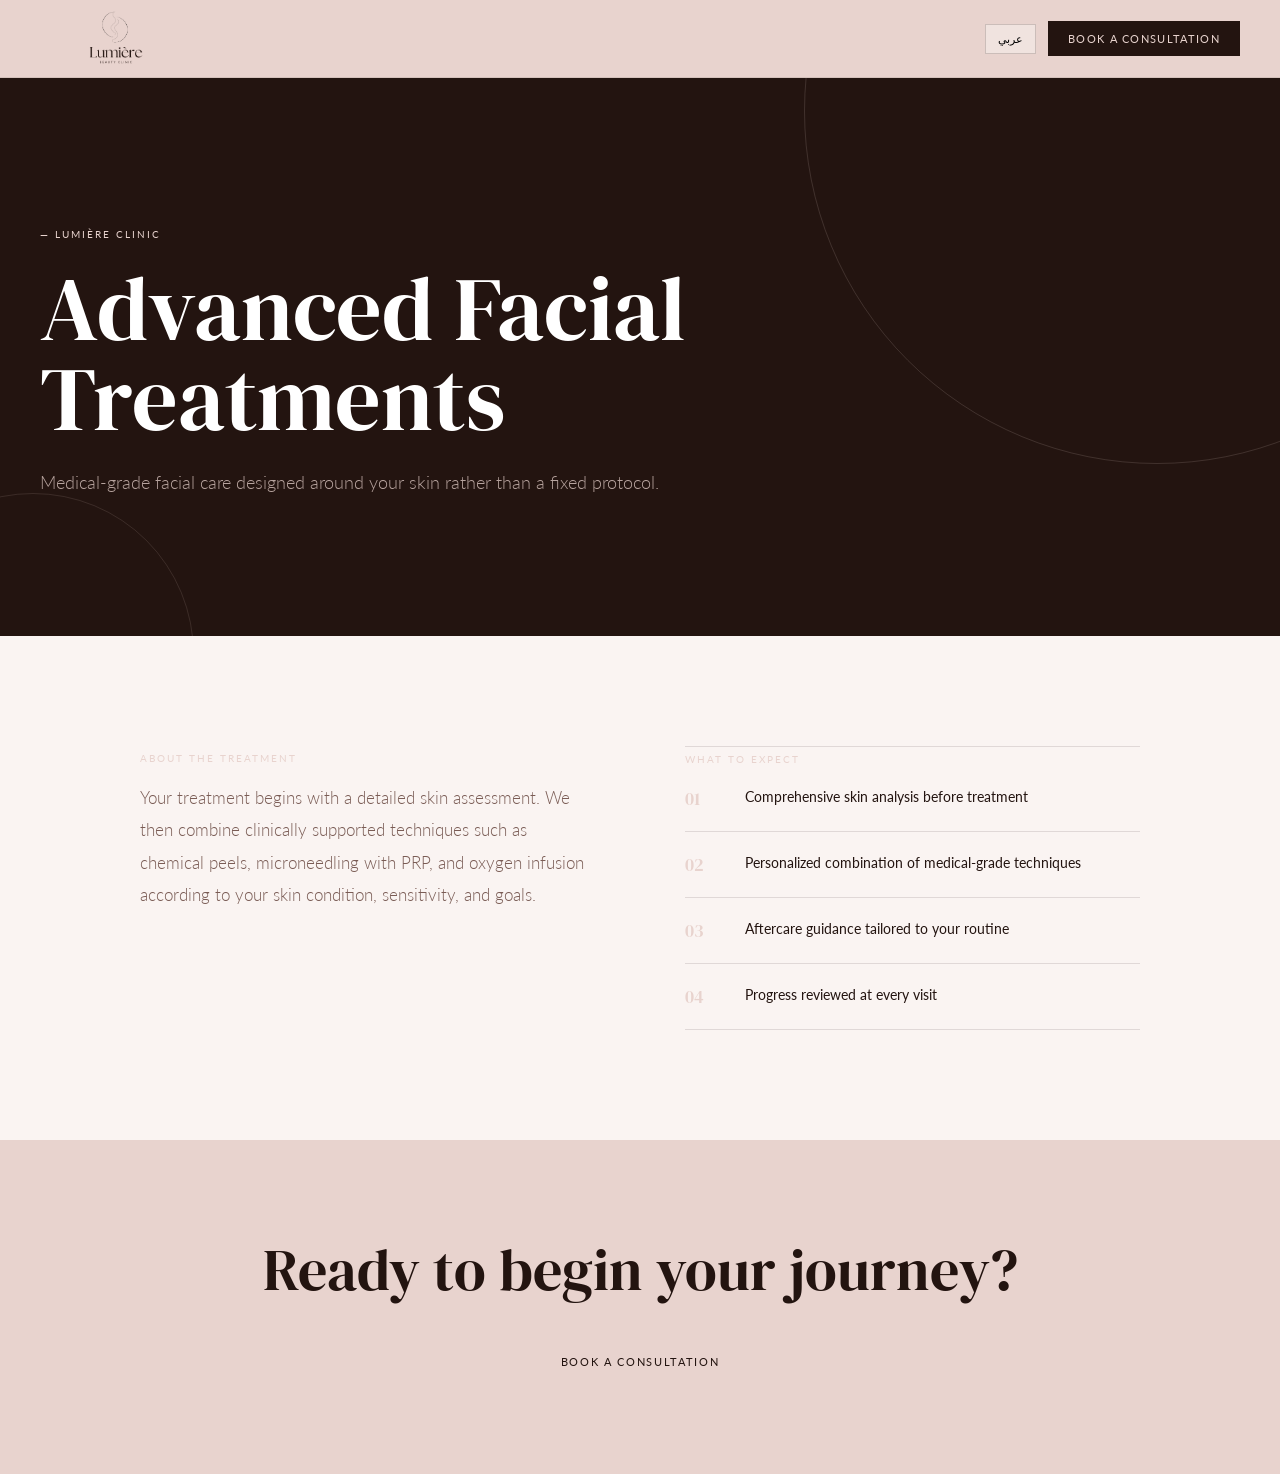
<file: service-details.html>
<!doctype html>
<html lang="en" dir="ltr">
<head>
  <meta charset="UTF-8">
  <meta name="viewport" content="width=device-width, initial-scale=1.0">
  <title>Lumière — Service Details</title>
  <link rel="preconnect" href="https://fonts.googleapis.com">
  <link rel="preconnect" href="https://fonts.gstatic.com" crossorigin>
  <link href="https://fonts.googleapis.com/css2?family=DM+Serif+Display:ital@0;1&family=Lato:wght@300;400;700&family=Amiri:ital,wght@0,400;0,700;1,400&family=Tajawal:wght@300;400;500;700&display=swap" rel="stylesheet">
  <link rel="stylesheet" href="style.css">
</head>
<body class="details-page">
  <header class="details-header">
    <a href="index.html" class="details-logo"><img src="images/logo-header.png" alt="Lumière Beauty Clinic"></a>
    <div class="details-actions">
      <button id="details-lang" class="lang-btn">عربي</button>
      <a href="index.html#contact" class="book-btn" id="details-book">Book a Consultation</a>
    </div>
  </header>
  <main id="service-detail"></main>
  <script>
    const services = {
      1:{en:{title:'Advanced Facial Treatments',intro:'Medical-grade facial care designed around your skin rather than a fixed protocol.',body:'Your treatment begins with a detailed skin assessment. We then combine clinically supported techniques such as chemical peels, microneedling with PRP, and oxygen infusion according to your skin condition, sensitivity, and goals.',points:['Comprehensive skin analysis before treatment','Personalized combination of medical-grade techniques','Aftercare guidance tailored to your routine','Progress reviewed at every visit']},ar:{title:'علاجات الوجه المتقدمة',intro:'عناية طبية متقدمة مصممة لبشرتك، وليست بروتوكولاً ثابتاً للجميع.',body:'تبدأ الجلسة بتحليل شامل للبشرة، ثم نختار مجموعة من التقنيات المدعومة سريرياً مثل التقشير الكيميائي والإبر الدقيقة مع البلازما وعلاجات الأكسجين بما يناسب حالة بشرتك وأهدافك.',points:['تحليل شامل للبشرة قبل العلاج','اختيار تقنيات مخصصة حسب احتياجاتك','إرشادات واضحة للعناية بعد الجلسة','متابعة تطور البشرة في الزيارات اللاحقة']}},
      2:{en:{title:'Laser & Light Therapy',intro:'Targeted light and laser treatments for texture, pigmentation, redness, and overall skin clarity.',body:'Our laser protocols are selected after assessing your skin tone and concern. Treatments may include IPL photofacials, fractional resurfacing, or vascular-targeted work, always with a conservative approach focused on natural-looking improvement.',points:['Individual laser assessment','Treatment settings adapted to your skin','Focus on gradual, refined results','Detailed post-treatment care']},ar:{title:'علاج الليزر والضوء',intro:'تقنيات ضوئية وليزرية موجهة لتحسين التصبغات والملمس والاحمرار ونضارة البشرة.',body:'يتم اختيار التقنية المناسبة بعد تقييم لون البشرة والمشكلة الأساسية. قد تشمل الخطة جلسات IPL أو تجديداً سطحياً بالليزر أو علاجاً موجهاً للأوعية الدموية، مع التركيز دائماً على نتائج طبيعية ومتدرجة.',points:['تقييم دقيق قبل اختيار الجهاز','إعدادات مخصصة للون البشرة وحالتها','نتائج متدرجة وطبيعية','تعليمات واضحة للعناية بعد الجلسة']}},
      3:{en:{title:'Injectable Aesthetics',intro:'Refined, practitioner-led injectables designed to preserve your expression and individuality.',body:'Our practitioners take a conservative approach to injectables. Every plan starts with an assessment of facial balance, movement, and proportions before selecting the appropriate technique and product.',points:['Facial assessment and treatment planning','Conservative, natural-looking approach','Performed by qualified practitioners','Follow-up guidance after treatment']},ar:{title:'حقن التجميل',intro:'حقن تجميلية دقيقة بإشراف متخصصين للحفاظ على ملامحك الطبيعية وتوازن الوجه.',body:'نتبع نهجاً محافظاً في الحقن التجميلية. تبدأ كل خطة بتقييم تناسق الوجه وحركته ونسبه، ثم اختيار التقنية والمنتج المناسبين لتحقيق نتيجة متوازنة وغير مبالغ فيها.',points:['تقييم ملامح الوجه قبل العلاج','نتائج طبيعية ومتناسقة','تنفيذ على يد مختصين مؤهلين','إرشادات ومتابعة بعد الجلسة']}},
      4:{en:{title:'Body Contouring',intro:'Non-surgical contouring protocols combining advanced energy-based technologies.',body:'Body contouring at Lumière is designed around measurable goals. Depending on your needs, we may combine radiofrequency, HIFU, and cryolipolysis-based approaches to support contour refinement and skin tightening.',points:['Individual body assessment','Technology selected around your goals','Non-surgical treatment plans','Progress tracked over time']},ar:{title:'نحت الجسم',intro:'خطط غير جراحية لنحت القوام باستخدام تقنيات متقدمة تعتمد على الطاقة.',body:'نركز في نحت الجسم على أهداف واضحة وقابلة للمتابعة. وبحسب احتياجاتك، يمكن الجمع بين الترددات الراديوية وHIFU وتقنيات التبريد للمساعدة على تحسين التناسق وشد البشرة.',points:['تقييم مخصص لمنطقة العلاج','اختيار التقنية بحسب الهدف','خطط علاج غير جراحية','متابعة التقدم مع الوقت']}},
      5:{en:{title:'Brow & Eye Artistry',intro:'Precise brow and lash treatments that frame the eyes while keeping the result elegant.',body:'From microblading and brow lamination to lash lifts and tinting, every service is mapped to your natural features. The aim is definition without losing softness.',points:['Shape designed around your features','Natural-looking definition','Detailed symmetry check','Simple aftercare instructions']},ar:{title:'فن الحواجب والعيون',intro:'خدمات دقيقة للحواجب والرموش لإبراز العينين مع الحفاظ على مظهر أنيق وطبيعي.',body:'من الميكروبليدينج ولاميشن الحواجب إلى رفع الرموش وصبغها، يتم تصميم الخدمة بما يناسب ملامحك الطبيعية. الهدف هو إبراز العينين دون فقدان نعومتهما.',points:['تحديد الشكل وفق ملامحك','نتيجة طبيعية وأنيقة','مراجعة دقيقة للتناسق','تعليمات بسيطة للعناية']}},
      6:{en:{title:'Holistic Wellness Rituals',intro:'Restorative treatments that help you slow down while supporting circulation and relaxation.',body:'Our wellness rituals combine techniques such as lymphatic drainage, gua sha, and deep-tissue massage in a calm setting. Each session is adapted to how your body feels that day.',points:['Personalized wellness consultation','Combination of restorative techniques','Calming, private environment','Guidance for maintaining the benefits']},ar:{title:'طقوس العافية الشاملة',intro:'جلسات استرخاء واستعادة توازن تجمع بين العناية بالجسم والراحة العميقة.',body:'تجمع طقوس العافية لدينا بين التصريف اللمفاوي والغوا شا والتدليك العميق ضمن أجواء هادئة. ويتم تعديل الجلسة بحسب احتياج الجسم في ذلك اليوم.',points:['استشارة عافية قبل الجلسة','دمج تقنيات استرخاء واستعادة','أجواء هادئة وخصوصية','إرشادات للحفاظ على الفوائد']}}
    };
    let lang='en';
    const id=new URLSearchParams(location.search).get('id')||'1';
    const $=s=>document.querySelector(s);
    function render(){const s=services[id]||services[1], d=s[lang]; document.documentElement.lang=lang;document.documentElement.dir=lang==='ar'?'rtl':'ltr';document.title=`Lumière — ${d.title}`;$('#details-lang').textContent=lang==='ar'?'EN':'عربي';$('#details-book').textContent=lang==='ar'?'احجز استشارتك':'Book a Consultation';$('#service-detail').innerHTML=`<section class="detail-hero"><div class="detail-kicker">— Lumière Clinic</div><h1>${d.title}</h1><p>${d.intro}</p></section><section class="detail-body"><div><span class="detail-label">${lang==='ar'?'عن العلاج':'ABOUT THE TREATMENT'}</span><p class="detail-copy">${d.body}</p></div><div class="detail-points"><span class="detail-label">${lang==='ar'?'ما الذي يشمله':'WHAT TO EXPECT'}</span>${d.points.map((x,i)=>`<div class="detail-point"><span>0${i+1}</span><p>${x}</p></div>`).join('')}</div></section><section class="detail-cta"><h2>${lang==='ar'?'جاهزة لبدء رحلتك؟':'Ready to begin your journey?'}</h2><a href="index.html#contact" class="primary-btn">${lang==='ar'?'احجز استشارتك':'Book a Consultation'}</a></section>`}
    $('#details-lang').onclick=()=>{lang=lang==='en'?'ar':'en';render()};render();
  </script>
</body>
</html>
</file>
<file: style.css>
:root{--brown:#231410;--deep:#1a0f0b;--pink:#E8D3CE;--cream:#FAF4F2;--muted:#7A5C55;--white:#fff;--border:rgba(35,20,16,.12)}
*{box-sizing:border-box}html{scroll-behavior:smooth}body{margin:0;background:#fff;color:var(--brown);font-family:Lato,Arial,sans-serif;-webkit-font-smoothing:antialiased;cursor:none}button,input,select,textarea{font:inherit}button{cursor:none}img{max-width:100%;display:block}.container{width:min(1200px,calc(100% - 48px));margin:auto}.display{font-family:'DM Serif Display',Georgia,serif;font-size:clamp(40px,5vw,64px);font-weight:400;line-height:1.1;margin:0}.display em{color:var(--muted)}.light{color:#fff}.section{padding:120px 0}.eyebrow{font-size:11px;letter-spacing:.2em;text-transform:uppercase;color:var(--pink);margin:0 0 18px}.section-head{display:flex;justify-content:space-between;align-items:flex-end;gap:40px;margin-bottom:60px}.section-intro{max-width:310px;color:var(--muted);font-weight:300;line-height:1.7;font-size:14px}.nav-animate{position:fixed;top:0;left:0;right:0;z-index:50;background:rgba(255,255,255,.96);backdrop-filter:blur(8px);border-bottom:1px solid rgba(35,20,16,.08);opacity:0;transform:translateY(-100%);transition:.6s cubic-bezier(.16,1,.3,1)}.nav-animate.nav-in{opacity:1;transform:none}.nav-inner{height:64px;display:flex;align-items:center;justify-content:space-between}.logo-btn{border:0;background:none;padding:0}.logo-btn img{height:40px;width:auto;filter:brightness(0) saturate(100%)}.desktop-nav{display:flex;gap:32px}.desktop-nav button,.mobile-menu button,.footer-inner button{background:none;border:0;font-size:11px;letter-spacing:.1em;text-transform:uppercase;position:relative;color:var(--brown)}.desktop-nav button:after,.footer-inner button:after{content:'';position:absolute;left:0;bottom:-4px;width:0;height:1px;background:currentColor;transition:.4s}.desktop-nav button:hover:after,.footer-inner button:hover:after{width:100%}.desktop-actions{display:flex;gap:12px;align-items:center}.lang-btn{background:#fff;border:1px solid rgba(35,20,16,.2);padding:7px 12px;font-size:11px}.book-btn{border:0;background:var(--brown);color:var(--pink);padding:11px 20px;font-size:11px;letter-spacing:.12em;text-transform:uppercase}.menu-toggle{display:none;background:none;border:0;width:30px}.menu-toggle span{display:block;height:1px;background:var(--brown);margin:6px 0;transition:.3s}.menu-toggle.open span:first-child{transform:rotate(45deg) translate(5px,5px)}.menu-toggle.open span:nth-child(2){opacity:0}.menu-toggle.open span:last-child{transform:rotate(-45deg) translate(5px,-5px)}.mobile-menu{display:none;padding:0 24px 24px;border-top:1px solid rgba(35,20,16,.08)}.mobile-menu.open{display:flex;flex-direction:column;gap:18px}.mobile-actions{display:flex;gap:12px}.mobile-actions>*{flex:1}.hero{min-height:100vh;background:var(--brown);position:relative;overflow:hidden;display:flex;align-items:flex-end;padding-top:64px}.hero-img{position:absolute;inset:0;width:100%;height:100%;object-fit:cover;opacity:.32;transform:scale(1.15);will-change:transform}.hero-overlay{position:absolute;inset:0;background:linear-gradient(to top,var(--brown) 45%,rgba(35,20,16,.25))}.hero-content{position:relative;z-index:2;padding-bottom:130px}.hero h1{font-family:'DM Serif Display',serif;font-size:clamp(48px,7vw,88px);line-height:.95;color:#fff;font-weight:400;margin:0 0 32px;max-width:1000px}.word-mask{display:inline-block;overflow:hidden;vertical-align:bottom;padding-bottom:.08em}.word-inner{display:inline-block;transform:translateY(110%);transition:transform 1s cubic-bezier(.16,1,.3,1)}.hero-text-ready .word-inner{transform:none}.hero-description{color:rgba(232,211,206,.75);font-size:17px;line-height:1.7;font-weight:300;max-width:620px;margin:0 0 38px}.hero-buttons{display:flex;gap:16px}.primary-btn,.outline-btn{padding:16px 30px;border:0;font-size:11px;letter-spacing:.15em;text-transform:uppercase}.primary-btn{background:var(--pink);color:var(--brown)}.outline-btn{background:transparent;border:1px solid rgba(232,211,206,.4);color:var(--pink)}.hero-fade{opacity:0;transform:translateY(20px);transition:.8s cubic-bezier(.16,1,.3,1)}.hero-fade.in{opacity:1;transform:none}.marquee-wrap{overflow:hidden;padding:16px 0;background:var(--pink)}.marquee-track{display:flex;gap:48px;white-space:nowrap;width:max-content;animation:marquee 35s linear infinite}.marquee-track:hover{animation-play-state:paused}.marquee-track span{font-size:11px;letter-spacing:.2em;text-transform:uppercase}@keyframes marquee{from{transform:translateX(0)}to{transform:translateX(-50%)}}.services-grid{display:grid;grid-template-columns:repeat(3,1fr);gap:1px;background:rgba(35,20,16,.1)}.service-card{background:#fff;padding:32px;min-height:290px;transition:.3s}.service-card:hover{background:var(--cream)}.service-line{width:0;height:1px;background:var(--pink);transition:.5s}.service-card:hover .service-line{width:32px}.service-number{color:var(--pink);font-family:'DM Serif Display';font-size:13px}.service-top{display:flex;align-items:center;gap:12px;margin-bottom:24px}.service-card h3{font-family:'DM Serif Display';font-size:23px;font-weight:400;margin:0 0 12px;line-height:1.15}.service-card p{font-size:14px;color:var(--muted);font-weight:300;line-height:1.7;margin:0 0 22px}.service-meta{border-top:1px solid rgba(35,20,16,.08);padding-top:14px;display:flex;justify-content:space-between;font-size:11px;color:var(--muted)}.service-meta strong{color:var(--brown)}.about-section{background:var(--cream)}.about-grid{display:grid;grid-template-columns:1fr 1fr;gap:64px;align-items:center}.about-visual{position:relative}.wipe{overflow:hidden;clip-path:inset(0 100% 0 0);transition:clip-path 1.3s cubic-bezier(.76,0,.24,1)}.wipe.revealed{clip-path:inset(0)}.about-visual img{width:100%;aspect-ratio:5/6;object-fit:cover;transition:.7s}.about-visual:hover img{transform:scale(1.03)}.quote-card{position:absolute;right:-24px;bottom:-24px;background:var(--brown);padding:24px;max-width:290px;color:var(--pink)}.quote-card p{font-family:'DM Serif Display';font-size:20px;line-height:1.3;margin:0 0 8px}.quote-card span{font-size:10px;color:rgba(232,211,206,.5)}.about-copy{color:var(--muted);font-weight:300;line-height:1.8;font-size:14px}.about-copy p{margin:0 0 18px}.stats-grid{display:grid;grid-template-columns:repeat(2,1fr);gap:24px;margin-top:35px}.stat{padding:16px 0;border-top:1px solid var(--border)}.stat-value{font-family:'DM Serif Display';font-size:32px;margin-bottom:3px}.stat-label{font-size:11px;color:var(--muted)}.results-section{background:var(--brown)}.results-head{margin-bottom:45px}.results-grid{display:grid;grid-template-columns:repeat(4,1fr);gap:16px}.result{position:relative;overflow:hidden;cursor:pointer;clip-path:inset(100% 0 0);transition:clip-path 1s cubic-bezier(.76,0,.24,1)}.result.revealed{clip-path:inset(0)}.result img{width:100%;aspect-ratio:4/5;object-fit:cover;transition:.7s}.result:hover img{transform:scale(1.1)}.result-overlay{position:absolute;inset:0;display:flex;flex-direction:column;justify-content:flex-end;padding:16px;background:linear-gradient(to top,rgba(35,20,16,.85),transparent 60%);color:#fff}.result-overlay .tag{font-size:10px;letter-spacing:.15em;text-transform:uppercase;color:var(--pink);margin-bottom:5px}.result-overlay .label{font-family:'DM Serif Display';font-size:15px}.testimonial-grid{display:grid;grid-template-columns:3fr 2fr;gap:64px}.testimonial-main{min-height:280px}.quote-big{font-family:'DM Serif Display';font-size:clamp(26px,3vw,36px);line-height:1.3;margin:0 0 32px}.person{display:flex;align-items:center;gap:14px}.avatar{width:40px;height:40px;border-radius:50%;background:var(--pink);display:grid;place-items:center;font-size:11px;font-weight:bold}.person-name{font-size:14px;font-weight:700}.person-role{font-size:11px;color:var(--muted)}.testimonial-dots{display:flex;gap:8px;margin-top:32px}.testimonial-dots button{height:1px;border:0;padding:0;background:rgba(35,20,16,.2);transition:.3s}.testimonial-dots button.active{width:40px;background:var(--brown)}.testimonial-list{display:flex;flex-direction:column;gap:12px}.testimonial-item{padding:20px;border:1px solid transparent;cursor:pointer;transition:.3s}.testimonial-item.active{background:var(--cream);border-color:rgba(35,20,16,.12)}.testimonial-item p{font-size:12px;line-height:1.6;color:var(--muted);font-weight:300;margin:10px 0 0}.why-section{background:var(--pink)}.why-head{text-align:center;max-width:700px;margin:0 auto 60px}.why-head .eyebrow{color:var(--brown);opacity:.5}.why-grid{display:grid;grid-template-columns:repeat(4,1fr);gap:32px}.why-item{text-align:center;opacity:0;transform:scale(.92);transition:1s cubic-bezier(.16,1,.3,1)}.why-item.revealed{opacity:1;transform:none}.why-icon{font-size:26px;margin-bottom:14px}.why-item h3{font-family:'DM Serif Display';font-size:21px;font-weight:400;margin:0 0 10px}.why-item p{font-size:13px;line-height:1.7;color:rgba(35,20,16,.65);font-weight:300;margin:0}.contact-section{background:var(--brown)}.contact-grid{display:grid;grid-template-columns:1fr 1fr;gap:80px}.contact-intro{color:rgba(232,211,206,.6);font-size:14px;line-height:1.7;max-width:420px;margin:0 0 36px;font-weight:300}.contact-info>div{display:flex;gap:24px;padding:13px 0;border-bottom:1px solid rgba(232,211,206,.1)}.contact-info .label{width:70px;flex:none;font-size:11px;color:rgba(232,211,206,.4)}.contact-info .value{font-size:13px;color:var(--pink);font-weight:300}.form-box{display:flex;flex-direction:column;gap:20px}.field label{display:block;font-size:10px;letter-spacing:.12em;text-transform:uppercase;color:rgba(232,211,206,.5);margin-bottom:8px}.field input,.field select,.field textarea{width:100%;border:1px solid rgba(232,211,206,.15);background:rgba(232,211,206,.06);color:var(--pink);padding:13px 14px;outline:none;transition:.3s;border-radius:0}.field input:focus,.field select:focus,.field textarea:focus{border-color:rgba(232,211,206,.5);background:rgba(232,211,206,.1)}.field select option{background:var(--brown)}.submit-btn{width:100%;padding:16px;border:0;background:var(--pink);color:var(--brown);font-size:11px;letter-spacing:.15em;text-transform:uppercase}.success{padding:48px;text-align:center;background:rgba(232,211,206,.08);border:1px solid rgba(232,211,206,.15)}.success h3{font-family:'DM Serif Display';font-size:30px;color:var(--pink);margin:0 0 12px}.success p{font-size:13px;color:rgba(232,211,206,.6);line-height:1.7}footer{background:var(--deep);border-top:1px solid rgba(232,211,206,.08);padding:48px 0}.footer-inner{display:flex;align-items:center;justify-content:space-between;gap:24px}.footer-inner img{height:32px;filter:brightness(0) invert(1) sepia(1) saturate(.3);opacity:.85}.footer-inner>div{display:flex;gap:24px}.footer-inner button{color:rgba(232,211,206,.5)}.footer-inner p{font-size:11px;color:rgba(232,211,206,.3);margin:0}.reveal{opacity:0;transform:translateY(44px);transition:.9s cubic-bezier(.16,1,.3,1)}.reveal.revealed{opacity:1;transform:none}.reveal[data-delay="1"]{transition-delay:.08s}.reveal[data-delay="2"]{transition-delay:.16s}.reveal[data-delay="3"]{transition-delay:.24s}.reveal[data-delay="4"]{transition-delay:.32s}#cursor-dot{position:fixed;width:5px;height:5px;border-radius:50%;background:var(--brown);pointer-events:none;z-index:9999;transform:translate(-50%,-50%)}#cursor-ring{position:fixed;width:34px;height:34px;border:1px solid rgba(35,20,16,.45);border-radius:50%;pointer-events:none;z-index:9998;transform:translate(-50%,-50%);transition:.45s cubic-bezier(.16,1,.3,1)}body.cursor-hover #cursor-dot{width:8px;height:8px;background:var(--pink)}body.cursor-hover #cursor-ring{width:52px;height:52px;border-color:rgba(232,211,206,.6)}#page-loader{position:fixed;inset:0;z-index:9990;background:var(--brown);display:flex;align-items:center;justify-content:center;flex-direction:column;clip-path:inset(0);transition:clip-path 1.1s cubic-bezier(.76,0,.24,1)}#page-loader.exit{clip-path:inset(0 0 100%)}.loader-logo{height:80px;filter:brightness(0) invert(1) sepia(1) saturate(.4);opacity:0;transform:translateY(12px);animation:fadeIn .7s .2s forwards}.loader-line{width:0;height:1px;background:rgba(232,211,206,.4);margin-top:32px;animation:line 1s .4s forwards}@keyframes fadeIn{to{opacity:.9;transform:none}}@keyframes line{to{width:120px}}
@media(max-width:900px){.desktop-nav,.desktop-actions{display:none}.menu-toggle{display:block}.section{padding:90px 0}.section-head,.about-grid,.testimonial-grid,.contact-grid{grid-template-columns:1fr;display:grid}.section-head{align-items:start}.services-grid{grid-template-columns:repeat(2,1fr)}.results-grid{grid-template-columns:repeat(2,1fr)}.why-grid{grid-template-columns:repeat(2,1fr)}.footer-inner{flex-direction:column}.footer-inner>div{flex-wrap:wrap;justify-content:center}.quote-card{right:16px;bottom:-16px}.hero-content{padding-bottom:90px}}
@media(max-width:600px){body{cursor:auto}.container{width:min(100% - 32px,1200px)}#cursor-dot,#cursor-ring{display:none}.hero h1{font-size:clamp(44px,13vw,64px)}.hero-description{font-size:15px}.hero-buttons{flex-direction:column}.hero-buttons button{width:100%}.services-grid,.results-grid,.why-grid,.stats-grid{grid-template-columns:1fr}.service-card{min-height:0}.about-grid,.contact-grid{gap:48px}.quote-card{position:relative;right:auto;bottom:auto;margin:-20px 16px 0}.footer-inner>div{gap:14px}}
[dir="rtl"]{font-family:Tajawal,sans-serif} [dir="rtl"] .display{font-family:Amiri,serif;font-weight:700;line-height:1.5}[dir="rtl"] .desktop-nav button,[dir="rtl"] .book-btn,[dir="rtl"] .primary-btn,[dir="rtl"] .outline-btn,[dir="rtl"] .eyebrow,[dir="rtl"] .field label{letter-spacing:0}[dir="rtl"] .hero h1{font-family:Amiri,serif;font-weight:700;line-height:1.4}[dir="rtl"] .service-card h3,[dir="rtl"] .quote-card p,[dir="rtl"] .quote-big,[dir="rtl"] .why-item h3,[dir="rtl"] .success h3{font-family:Amiri,serif;font-weight:700}[dir="rtl"] .contact-info>div{flex-direction:row-reverse;justify-content:flex-end}[dir="rtl"] .quote-card{right:auto;left:-24px}[dir="rtl"] .wipe{clip-path:inset(0 0 0 100%)}[dir="rtl"] .wipe.revealed{clip-path:inset(0)}

/* ===== Custom updates ===== */
body{cursor:auto}
button,a{cursor:pointer}
.nav-animate{background:var(--pink);border-bottom:1px solid rgba(35,20,16,.1);backdrop-filter:none}
.nav-inner{height:78px}
.logo-btn{width:150px;height:68px;display:flex;align-items:center;overflow:hidden}
.logo-btn img{width:100%;height:100%;object-fit:contain;filter:none}
.desktop-nav button{color:var(--brown)}
.book-btn{background:var(--brown);color:var(--pink)}
.lang-btn{background:rgba(255,255,255,.35);border-color:rgba(35,20,16,.18)}

/* Logo loader: the actual Lumière icon spins while the page opens */
#page-loader{background:var(--pink);clip-path:inset(0);transition:clip-path 1.1s cubic-bezier(.76,0,.24,1)}
#page-loader.exit{clip-path:inset(0 0 100%)}
.loader-icon-wrap{width:118px;height:118px;border-radius:50%;display:grid;place-items:center;animation:logoSpin 1.6s cubic-bezier(.65,.05,.36,1) infinite}
.loader-icon{width:100%;height:100%;object-fit:contain;filter:none;opacity:1;animation:none}
.loader-line{width:0;height:1px;background:rgba(35,20,16,.35);margin-top:30px;animation:line 1s .35s forwards}
@keyframes logoSpin{from{transform:rotate(0deg)}to{transform:rotate(360deg)}}

/* Hero transition: layered curtain + image reveal */
.hero-transition{position:absolute;inset:0;background:var(--pink);z-index:4;transform:translateY(0);animation:heroCurtain 1.5s 1.05s cubic-bezier(.76,0,.24,1) forwards}
.hero-transition:after{content:"";position:absolute;left:0;right:0;bottom:0;height:2px;background:var(--brown);transform:scaleX(0);transform-origin:left;animation:heroLine 1.2s 1.25s cubic-bezier(.16,1,.3,1) forwards}
.hero-img{opacity:0;transform:scale(1.18);animation:heroImageIn 1.8s .9s cubic-bezier(.16,1,.3,1) forwards}
.hero-overlay{opacity:0;animation:heroOverlayIn 1.2s 1.35s ease forwards}
.hero-sweep{position:absolute;inset:0;z-index:3;pointer-events:none;background:linear-gradient(110deg,transparent 0%,rgba(232,211,206,.18) 48%,transparent 62%);transform:translateX(-120%);animation:heroSweep 1.5s 1.65s cubic-bezier(.16,1,.3,1) forwards}
.hero-content{opacity:0;transform:translateY(28px);animation:heroContentIn 1s 1.65s cubic-bezier(.16,1,.3,1) forwards}
.hero-scroll-indicator{position:absolute;right:36px;bottom:34px;z-index:5;display:flex;align-items:center;gap:10px;color:rgba(232,211,206,.7);font-size:10px;letter-spacing:.12em;text-transform:uppercase;opacity:0;animation:fadeIn 1s 2.25s forwards}
.hero-scroll-indicator span{width:34px;height:1px;background:var(--pink);display:block;animation:scrollLine 1.8s ease-in-out infinite}
@keyframes heroCurtain{to{transform:translateY(-100%)}}
@keyframes heroLine{to{transform:scaleX(1)}}
@keyframes heroImageIn{to{opacity:.32;transform:scale(1.08)}}
@keyframes heroOverlayIn{to{opacity:1}}
@keyframes heroSweep{to{transform:translateX(120%)}}
@keyframes heroContentIn{to{opacity:1;transform:none}}
@keyframes scrollLine{0%,100%{transform:scaleX(.55);transform-origin:left}50%{transform:scaleX(1);transform-origin:left}}

/* Clickable services */
.service-card{position:relative;text-decoration:none;color:inherit;display:block;cursor:pointer}
.service-card:hover{transform:translateY(-5px)}
.service-arrow{margin-left:auto;font-size:18px;opacity:.35;transform:translate(0,0);transition:.35s}
.service-card:hover .service-arrow{opacity:1;transform:translate(4px,-4px)}
.service-more{display:flex;align-items:center;justify-content:space-between;border-top:1px solid rgba(35,20,16,.08);padding-top:14px;font-size:10px;letter-spacing:.12em;text-transform:uppercase;color:var(--muted)}
.service-more span{font-size:16px;transition:.35s}
.service-card:hover .service-more span{transform:translateX(5px)}

/* All four icons use the same refined star motif */
.why-icon{font-family:Georgia,serif;font-size:30px;line-height:1;color:var(--brown);transition:transform .5s cubic-bezier(.16,1,.3,1)}
.why-item:hover .why-icon{transform:rotate(45deg) scale(1.12)}

/* Header logo and footer logo use the real brand artwork */
.footer-inner img{height:58px;width:118px;object-fit:contain;filter:none;opacity:1}

/* Service detail page */
.details-page{background:var(--cream);min-height:100vh}
.details-header{height:78px;background:var(--pink);display:flex;align-items:center;justify-content:space-between;padding:0 max(24px,calc((100vw - 1200px)/2));border-bottom:1px solid rgba(35,20,16,.1);position:sticky;top:0;z-index:20}
.details-logo{height:68px;width:150px;display:flex;align-items:center}
.details-logo img{width:100%;height:100%;object-fit:contain}
.details-actions{display:flex;align-items:center;gap:12px}
.details-actions .book-btn{text-decoration:none;display:inline-flex;align-items:center;justify-content:center}
.detail-hero{min-height:62vh;background:var(--brown);color:#fff;padding:150px max(24px,calc((100vw - 1200px)/2)) 110px;position:relative;overflow:hidden}
.detail-hero:before{content:"";position:absolute;width:55vw;height:55vw;border:1px solid rgba(232,211,206,.15);border-radius:50%;right:-18vw;top:-25vw}
.detail-hero:after{content:"";position:absolute;width:25vw;height:25vw;border:1px solid rgba(232,211,206,.12);border-radius:50%;left:-10vw;bottom:-14vw}
.detail-kicker,.detail-label{font-size:10px;letter-spacing:.2em;text-transform:uppercase;color:var(--pink)}
.detail-hero h1{font-family:'DM Serif Display',serif;font-weight:400;font-size:clamp(52px,7vw,92px);line-height:1;margin:24px 0;max-width:900px;position:relative;z-index:1}
.detail-hero>p{font-size:18px;line-height:1.7;font-weight:300;color:rgba(232,211,206,.75);max-width:650px;position:relative;z-index:1}
.detail-body{width:min(100% - 48px,1000px);margin:auto;padding:110px 0;display:grid;grid-template-columns:1fr 1fr;gap:90px}
.detail-copy{font-size:17px;line-height:1.9;color:var(--muted);font-weight:300;max-width:520px}
.detail-points{border-top:1px solid var(--border)}
.detail-point{display:grid;grid-template-columns:42px 1fr;gap:18px;padding:20px 0;border-bottom:1px solid var(--border)}
.detail-point span{font-family:'DM Serif Display';font-size:18px;color:var(--pink)}
.detail-point p{margin:0;color:var(--brown);line-height:1.6;font-size:14px}
.detail-cta{background:var(--pink);text-align:center;padding:90px 24px}
.detail-cta h2{font-family:'DM Serif Display';font-size:clamp(36px,5vw,58px);font-weight:400;margin:0 0 30px}
.detail-cta .primary-btn{text-decoration:none;display:inline-flex}
[dir="rtl"] .hero-scroll-indicator{right:auto;left:36px}
[dir="rtl"] .service-arrow{margin-left:0;margin-right:auto}
[dir="rtl"] .service-more span{transform:rotate(180deg)}
[dir="rtl"] .service-card:hover .service-more span{transform:rotate(180deg) translateX(5px)}
[dir="rtl"] .detail-hero h1,[dir="rtl"] .detail-cta h2{font-family:Amiri,serif;font-weight:700;line-height:1.35}

@media(max-width:900px){.logo-btn,.details-logo{width:128px;height:64px}.details-header{padding:0 24px}.detail-body{grid-template-columns:1fr;gap:55px}.detail-hero{min-height:auto;padding-top:110px}.hero-scroll-indicator{display:none}}
@media(max-width:600px){.nav-inner{height:72px}.logo-btn{width:112px;height:60px}.details-header{height:72px;padding:0 16px}.details-logo{width:112px;height:60px}.details-actions .book-btn{display:none}.detail-hero{padding:90px 24px 80px}.detail-hero h1{font-size:46px}.detail-body{width:min(100% - 32px,1000px);padding:75px 0}.detail-point{grid-template-columns:34px 1fr}.footer-inner img{height:52px;width:106px}}
</file>
